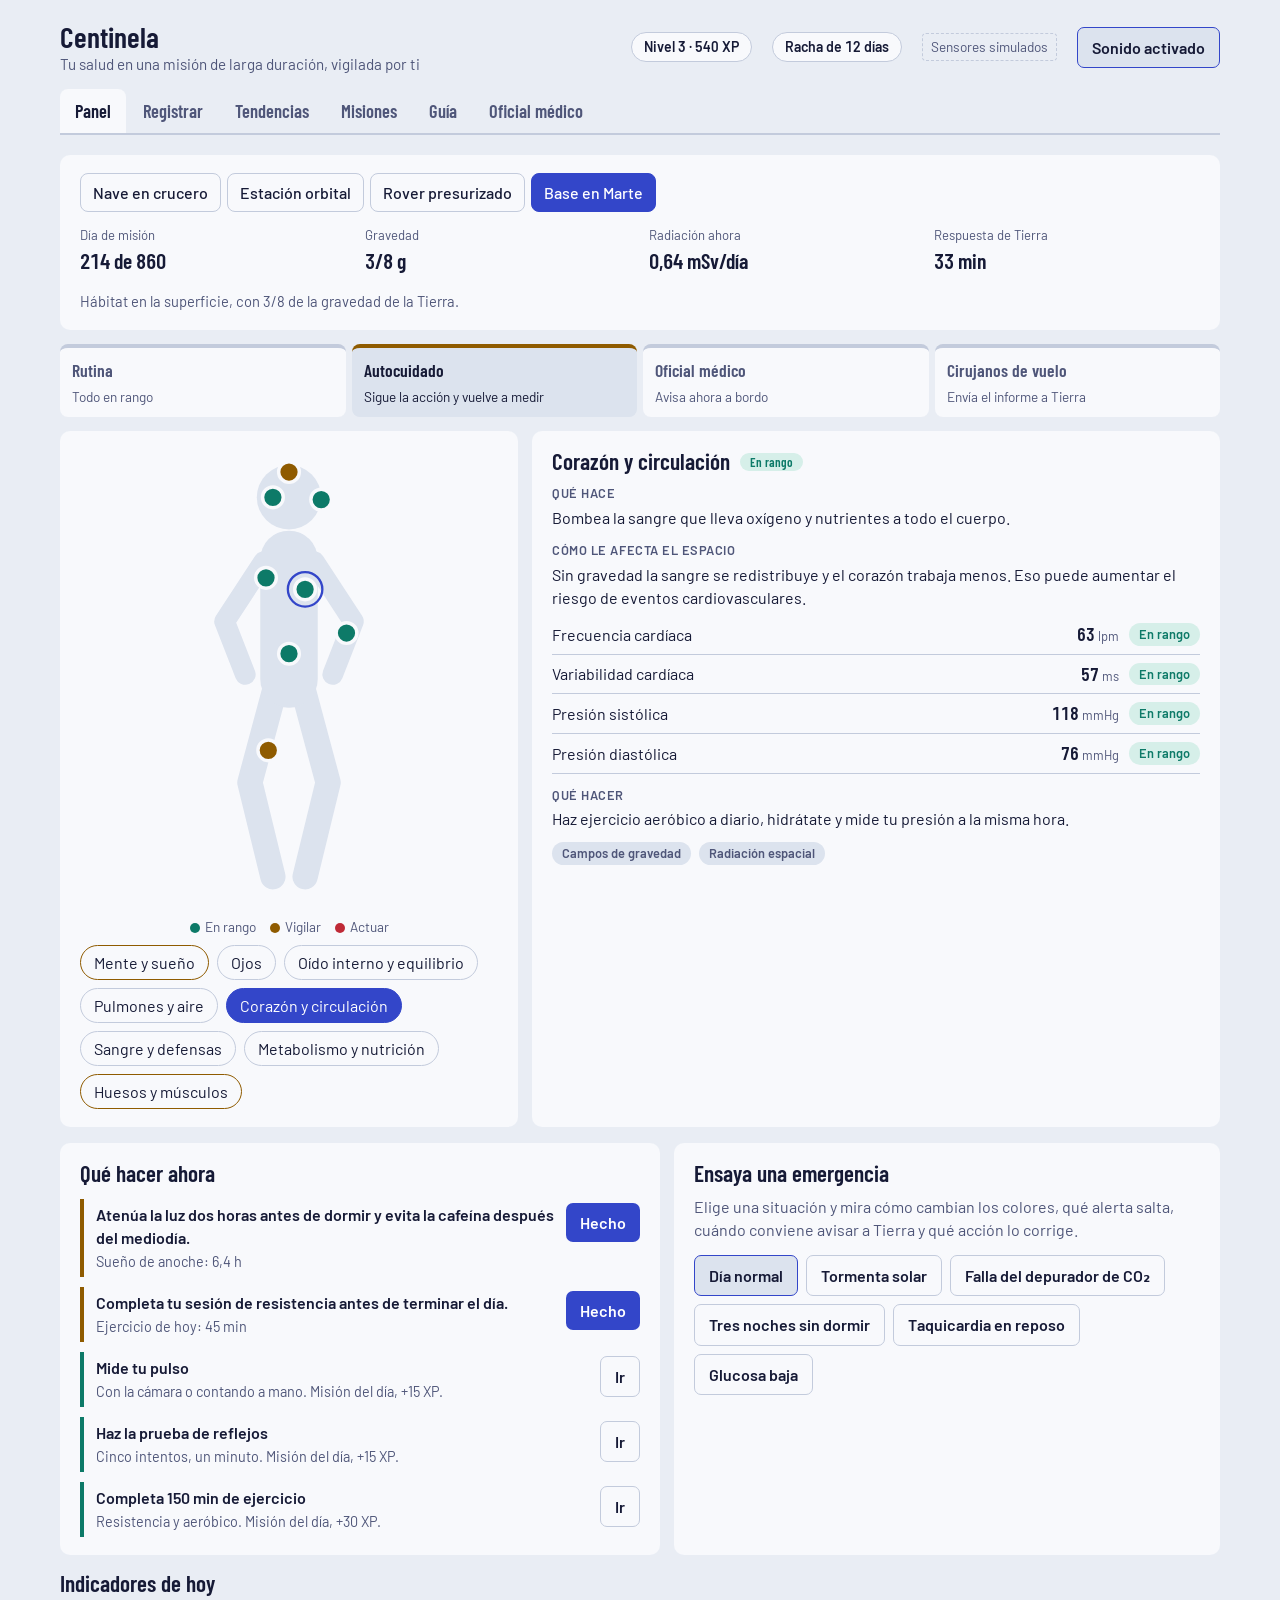
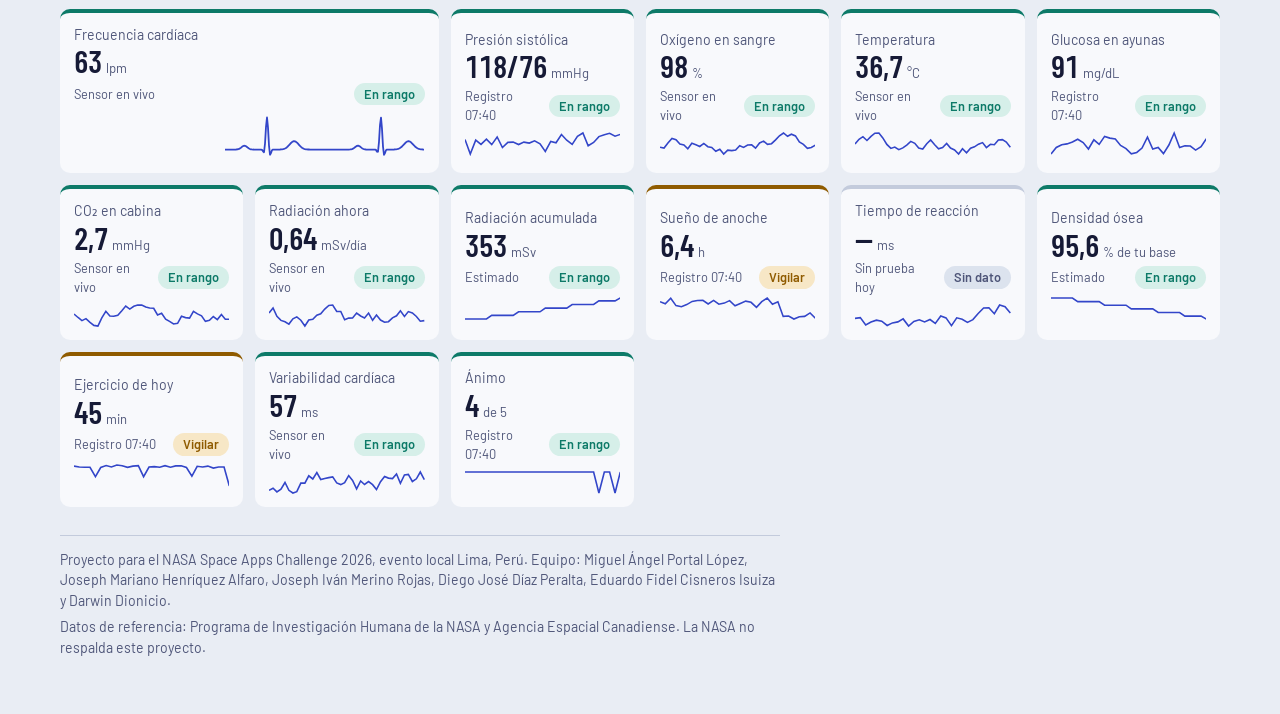
<file: index.html>
<!DOCTYPE html>
<html lang="es">
<head>
<meta charset="utf-8">
<meta name="viewport" content="width=device-width, initial-scale=1, viewport-fit=cover">
<meta name="claude:viewport-fit-sides" content="cover">
<title>Centinela</title>
<link rel="stylesheet" href="https://fonts.googleapis.com/css2?family=Barlow:wght@400;500;600&family=Barlow+Condensed:wght@500;600;700&display=swap">
<link rel="stylesheet" href="css/tokens.css">
<link rel="stylesheet" href="css/base.css">
<link rel="stylesheet" href="css/panel.css">
<link rel="stylesheet" href="css/vistas.css">
<link rel="stylesheet" href="css/responsive.css">
</head>
<body>
<div class="wrap">
  <header class="top">
    <div class="brand">
      <h1>Centinela</h1>
      <p>Tu salud en una misión de larga duración, vigilada por ti</p>
    </div>
    <span class="chip" id="lvlChip"></span>
    <span class="chip" id="streakChip"></span>
    <span class="sim">Sensores simulados</span>
    <button class="btn ghost" id="sound" type="button" aria-pressed="true">Sonido activado</button>
  </header>

  <nav aria-label="Secciones">
    <a href="#panel">Panel</a>
    <a href="#registro">Registrar</a>
    <a href="#tendencias">Tendencias</a>
    <a href="#misiones">Misiones</a>
    <a href="#guia">Guía</a>
    <a href="#medico">Oficial médico</a>
  </nav>

  <div class="alert" id="alert" role="alert">
    <p id="alertText"></p>
    <button id="alertOk" type="button">Entendido</button>
  </div>

  <section class="view" data-view="panel">
    <div class="card mission">
      <div class="env" id="env" role="radiogroup" aria-label="Entorno de la misión"></div>
      <dl class="facts">
        <div><dt>Día de misión</dt><dd id="fDia"></dd></div>
        <div><dt>Gravedad</dt><dd id="fGrav"></dd></div>
        <div><dt>Radiación ahora</dt><dd id="fRad"></dd></div>
        <div><dt>Respuesta de Tierra</dt><dd id="fRet"></dd></div>
      </dl>
      <p class="envdesc" id="envDesc"></p>
    </div>

    <div class="ladder" id="ladder" aria-label="Nivel de atención">
      <div class="step s0"><strong>Rutina</strong><small>Todo en rango</small></div>
      <div class="step s1"><strong>Autocuidado</strong><small>Sigue la acción y vuelve a medir</small></div>
      <div class="step s2"><strong>Oficial médico</strong><small>Avisa ahora a bordo</small></div>
      <div class="step s3"><strong>Cirujanos de vuelo</strong><small>Envía el informe a Tierra</small></div>
    </div>

    <div class="body-grid">
      <div class="card figure">
        <svg viewBox="0 0 200 400" role="group" aria-label="Cuerpo con ocho zonas de salud. Toca un punto para ver su estado.">
          <path class="limb" stroke-width="18" d="M78 98 L44 150 L62 196"/>
          <path class="limb" stroke-width="18" d="M122 98 L156 150 L138 196"/>
          <path class="limb" stroke-width="22" d="M88 208 L66 290 L86 372"/>
          <path class="limb" stroke-width="22" d="M112 208 L134 290 L114 372"/>
          <path class="limb" stroke-width="50" d="M100 96 L100 200"/>
          <circle cx="100" cy="42" r="28" fill="var(--panel2)"/>
          <g id="zonas"></g>
        </svg>
        <p class="legend"><span><i class="l0"></i>En rango</span><span><i class="l1"></i>Vigilar</span><span><i class="l2"></i>Actuar</span></p>
        <div class="chips" id="zonaChips"></div>
      </div>
      <div class="card zone" id="zone" aria-live="polite"></div>
    </div>

    <div class="two">
      <div class="card">
        <h2>Qué hacer ahora</h2>
        <ul class="acts" id="acts"></ul>
      </div>
      <div class="card">
        <h2>Ensaya una emergencia</h2>
        <p class="lead">Elige una situación y mira cómo cambian los colores, qué alerta salta, cuándo conviene avisar a Tierra y qué acción lo corrige.</p>
        <div class="scn" id="scn"></div>
      </div>
    </div>

    <h2 class="sec">Indicadores de hoy</h2>
    <div class="vitals" id="vitals"></div>
  </section>

  <section class="view" data-view="registro">
    <div class="two">
      <form class="card form" id="form" novalidate>
        <h2>Registro del día</h2>
        <p class="lead">Escribe lo que mediste. El color te dice al instante si está en rango; abre «Cómo se mide» si tienes dudas.</p>
        <div class="fields" id="fields"></div>
        <div class="range-row">
          <label for="animo">Ánimo <output id="oAnimo"></output></label>
          <input type="range" id="animo" min="1" max="5" step="1">
        </div>
        <div class="range-row">
          <label for="estres">Estrés <output id="oEstres"></output></label>
          <input type="range" id="estres" min="1" max="5" step="1">
        </div>
        <div>
          <p class="subhead">Síntomas de hoy</p>
          <div class="chips" id="sym"></div>
        </div>
        <div><button class="btn" type="submit">Guardar registro</button></div>
      </form>
      <div class="col">
        <div class="card cam">
          <h2>Pulso con la cámara</h2>
          <p class="lead">La yema del dedo sobre la lente y el flash cambia de color con cada latido. Centinela cuenta esos cambios durante 20 segundos.</p>
          <div class="stage">
            <video id="camVideo" playsinline muted aria-label="Vista de la cámara"></video>
            <canvas id="camWave" aria-hidden="true"></canvas>
          </div>
          <div class="bar"><i id="camProg"></i></div>
          <div class="readout"><span class="bpm" id="camBpm">—</span><span>lpm</span></div>
          <p class="msg" id="camMsg">Funciona mejor en un teléfono con flash. Si la cámara no está disponible, mide a mano.</p>
          <div class="chips">
            <button class="btn" id="camBtn" type="button">Medir con la cámara</button>
            <button class="btn ghost" id="camUsar" type="button" hidden>Pasar al registro</button>
          </div>
        </div>
        <div class="card">
          <h2>Prueba de reflejos</h2>
          <p class="lead">Cinco intentos. Toca el recuadro en cuanto se ponga verde. La fatiga y el CO₂ alto alargan tu tiempo de reacción antes de que lo notes.</p>
          <button class="pad" id="pad" type="button">Empezar prueba</button>
          <p class="res" id="pvtRes"></p>
        </div>
      </div>
    </div>
    <div class="card">
      <h2>Bitácora</h2>
      <ul class="log" id="log"></ul>
    </div>
  </section>

  <section class="view" data-view="tendencias">
    <div class="card" style="margin-bottom:16px">
      <h2>Cómo cambian tus indicadores</h2>
      <p class="lead">Últimos 30 días de misión. La franja verde es el rango esperado y cada punto toma el color de su estado.</p>
      <div class="chips" id="trendPick"></div>
      <canvas class="ch" id="chTrend" style="margin-top:14px"></canvas>
      <div class="legend2"><span><i></i>Tu valor diario</span><span><i class="band"></i>Rango verde</span></div>
      <p class="trendnote" id="trendNote"></p>
    </div>
    <div class="card" style="margin-bottom:16px">
      <h2>Cómo llegas a casa según lo que hagas desde hoy</h2>
      <p class="lead">Plan de 860 días: 180 de ida, 500 en Marte y 180 de vuelta. Mueve los controles y compara con el plan actual. Es un modelo simplificado para decidir, no un pronóstico clínico.</p>
      <div class="two" style="margin-bottom:0">
        <div class="form">
          <div class="range-row"><label for="adh">Cumplimiento del ejercicio <output id="oAdh"></output></label><input type="range" id="adh" min="0" max="100" step="5"></div>
          <div class="range-row"><label for="ref">Horas diarias en la zona blindada <output id="oRef"></output></label><input type="range" id="ref" min="8" max="16" step="1"></div>
          <div class="range-row"><label for="tor">Tormentas solares en lo que queda <output id="oTor"></output></label><input type="range" id="tor" min="0" max="4" step="1"></div>
        </div>
        <p class="verdict" id="verdict"></p>
      </div>
    </div>
    <div class="two">
      <div class="card"><h3>Densidad ósea de cadera, % de tu línea base</h3><canvas class="ch" id="chBone"></canvas></div>
      <div class="card"><h3>Radiación acumulada, mSv</h3><canvas class="ch" id="chDose"></canvas></div>
    </div>
    <div class="legend2"><span><i></i>Tu ajuste</span><span><i class="p"></i>Plan actual</span><span><i class="x"></i>Umbral</span></div>
  </section>

  <section class="view" data-view="misiones">
    <div class="two">
      <div class="card">
        <h2>Misiones de hoy</h2>
        <div class="xp">
          <div class="row"><strong id="xpNivel"></strong><span id="xpTxt"></span></div>
          <div class="bar"><i id="xpBar"></i></div>
          <span id="misCount" class="empty"></span>
        </div>
        <ul class="tasks" id="tasks"></ul>
      </div>
      <div class="card">
        <h2>Insignias</h2>
        <p class="lead">Premian la constancia en los hábitos que protegen tu salud.</p>
        <ul class="badges" id="badges"></ul>
      </div>
    </div>
  </section>

  <section class="view" data-view="guia">
    <h2 class="sec">Los cinco peligros del vuelo espacial</h2>
    <div class="hazards" id="hazards"></div>
    <div class="card" style="margin-bottom:16px">
      <h2>Indicadores y sus colores</h2>
      <p class="lead">Rangos de referencia de este prototipo, inspirados en valores clínicos generales. No sustituyen el criterio médico.</p>
      <div class="tbl">
        <table id="indTable">
          <thead><tr><th>Indicador</th><th>Zona</th><th>En rango</th><th>Vigilar</th><th>Actuar</th><th>Cómo se mide</th></tr></thead>
          <tbody></tbody>
        </table>
      </div>
    </div>
    <div class="two">
      <div class="card">
        <h2>Cuándo avisar</h2>
        <ol class="srcs" id="ladderGuide"></ol>
      </div>
      <div class="card">
        <h2>Fuentes</h2>
        <ul class="srcs" id="srcs"></ul>
      </div>
    </div>
  </section>

  <section class="view" data-view="medico">
    <div class="card">
      <h2>Oficial médico de a bordo</h2>
      <p class="lead" id="aiLead">Responde el motor de reglas local, que funciona sin conexión con tus indicadores de este momento.</p>
      <div class="chat" id="chat" aria-live="polite"></div>
      <div class="chips" id="quick" style="margin-bottom:12px"></div>
      <div class="askrow">
        <input type="text" id="q" placeholder="Escribe tu pregunta" aria-label="Pregunta para el oficial médico">
        <button class="btn" id="ask" type="button">Preguntar</button>
      </div>
      <div id="reportBox" hidden>
        <h3 style="margin-top:18px">Informe para los cirujanos de vuelo</h3>
        <textarea class="report" id="report" aria-label="Informe para Tierra"></textarea>
        <div class="chips" style="margin-top:8px"><button class="btn" id="copyRep" type="button">Copiar informe</button></div>
      </div>
      <p class="note">Prototipo de concepto. No es un dispositivo médico ni sustituye al oficial médico ni a los cirujanos de vuelo.</p>
    </div>
  </section>

  <footer class="credits">
    <p>Proyecto para el NASA Space Apps Challenge 2026, evento local Lima, Perú. Equipo: Miguel Ángel Portal López, Joseph Mariano Henríquez Alfaro, Joseph Iván Merino Rojas, Diego José Díaz Peralta, Eduardo Fidel Cisneros Isuiza y Darwin Dionicio.</p>
    <p>Datos de referencia: Programa de Investigación Humana de la NASA y Agencia Espacial Canadiense. La NASA no respalda este proyecto.</p>
  </footer>
</div>
<div class="toast" id="toast" role="status"></div>

<script src="js/utils.js"></script>
<script src="js/data.js"></script>
<script src="js/state.js"></script>
<script src="js/evaluate.js"></script>
<script src="js/services.js"></script>
<script src="js/simulation.js"></script>
<script src="js/ui-panel.js"></script>
<script src="js/registro.js"></script>
<script src="js/tendencias.js"></script>
<script src="js/misiones.js"></script>
<script src="js/guia.js"></script>
<script src="js/asistente.js"></script>
<script src="js/main.js"></script>
</body>
</html>
</file>
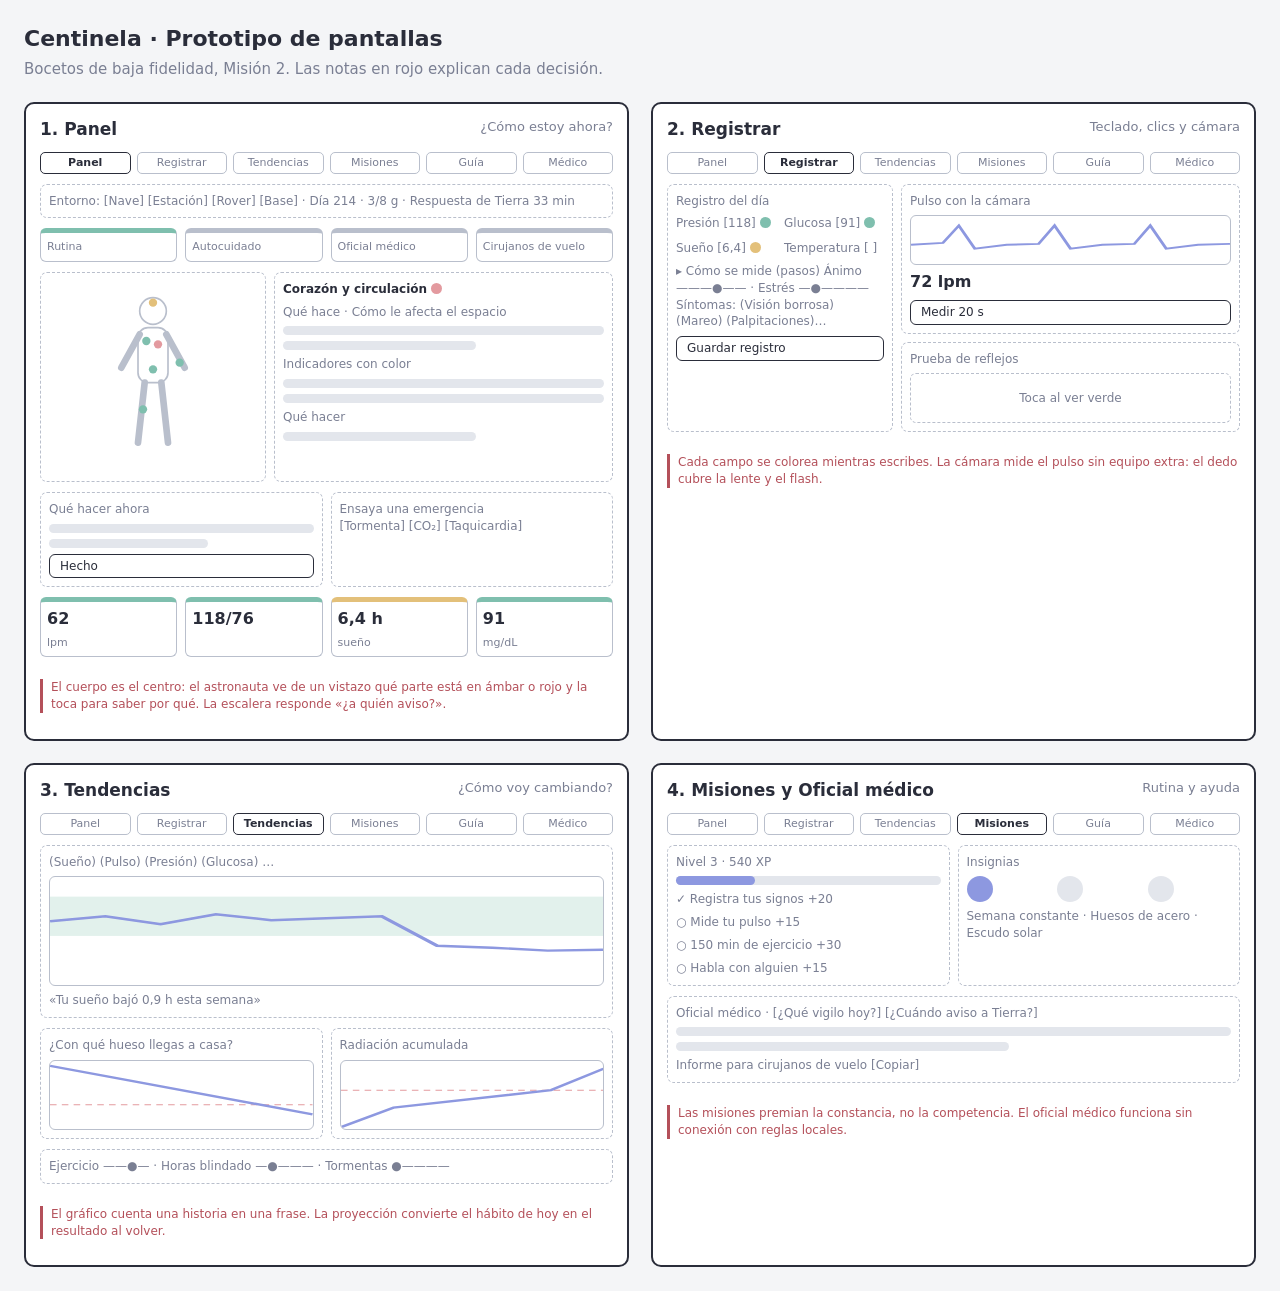
<file: docs/prototipo/index.html>
<!DOCTYPE html>
<html lang="es">
<head>
<meta charset="utf-8">
<meta name="viewport" content="width=device-width, initial-scale=1">
<title>Centinela · Prototipo de pantallas</title>
<style>
:root{--bg:#f4f5f7;--paper:#fff;--ink:#2a2d3a;--mute:#7a7f93;--box:#e3e6ec;--line:#b9bfcc;--ok:#7fbfae;--warn:#e3c07a;--bad:#e39a9f;--acc:#8d98e0}
*{box-sizing:border-box}
body{margin:0;background:var(--bg);color:var(--ink);font:15px/1.4 "Comic Sans MS","Chalkboard SE","Segoe Print",system-ui,sans-serif;padding:24px}
h1{font-size:22px;margin:0 0 4px}
.sub{color:var(--mute);margin:0 0 22px}
.grid{display:grid;grid-template-columns:repeat(auto-fill,minmax(460px,1fr));gap:22px}
.frame{background:var(--paper);border:2px solid var(--ink);border-radius:10px;padding:14px;display:grid;gap:10px;align-content:start}
.frame h2{font-size:17px;margin:0;display:flex;justify-content:space-between}
.frame h2 span{color:var(--mute);font-weight:400;font-size:13px}
.nav{display:flex;gap:6px}.nav i{flex:1;height:22px;border:1.5px solid var(--line);border-radius:5px;font-style:normal;font-size:11px;display:grid;place-items:center;color:var(--mute)}
.nav i.on{border-color:var(--ink);color:var(--ink);font-weight:700}
.b{border:1.5px dashed var(--line);border-radius:7px;padding:8px;font-size:12px;color:var(--mute);display:grid;gap:6px;align-content:start}
.row{display:grid;gap:8px}.c2{grid-template-columns:1fr 1fr}.c3{grid-template-columns:repeat(3,1fr)}.c4{grid-template-columns:repeat(4,1fr)}.c5{grid-template-columns:1fr 1.5fr}
.bar{height:9px;border-radius:5px;background:var(--box)}.bar.s{width:60%}.bar.xs{width:35%}
.dot{display:inline-block;width:11px;height:11px;border-radius:50%;margin-right:4px;vertical-align:-1px}
.ok{background:var(--ok)}.warn{background:var(--warn)}.bad{background:var(--bad)}.acc{background:var(--acc)}
.tile{border:1.5px solid var(--line);border-top-width:5px;border-radius:6px;padding:6px;font-size:11px;color:var(--mute);display:grid;gap:4px}
.tile.ok{background:none;border-top-color:var(--ok)}.tile.warn{background:none;border-top-color:var(--warn)}.tile.bad{background:none;border-top-color:var(--bad)}
.n{font-size:16px;color:var(--ink);font-weight:700}
.body{display:grid;place-items:center;height:210px}
.note{font-size:12px;color:#b4505a;border-left:3px solid #b4505a;padding-left:8px}
.btn{display:inline-block;border:1.5px solid var(--ink);border-radius:6px;padding:3px 10px;font-size:12px;color:var(--ink)}
.chart{height:110px;border:1.5px solid var(--line);border-radius:6px;position:relative;overflow:hidden}
.chart svg{position:absolute;inset:0;width:100%;height:100%}
</style>
</head>
<body>
<h1>Centinela · Prototipo de pantallas</h1>
<p class="sub">Bocetos de baja fidelidad, Misión 2. Las notas en rojo explican cada decisión.</p>
<div class="grid">

<section class="frame" id="f1">
  <h2>1. Panel <span>¿Cómo estoy ahora?</span></h2>
  <div class="nav"><i class="on">Panel</i><i>Registrar</i><i>Tendencias</i><i>Misiones</i><i>Guía</i><i>Médico</i></div>
  <div class="b">Entorno: [Nave] [Estación] [Rover] [Base]  ·  Día 214  ·  3/8 g  ·  Respuesta de Tierra 33 min</div>
  <div class="row c4"><div class="tile ok">Rutina</div><div class="tile">Autocuidado</div><div class="tile">Oficial médico</div><div class="tile">Cirujanos de vuelo</div></div>
  <div class="row c5">
    <div class="b body"><svg viewBox="0 0 120 200" width="100" height="190"><circle cx="60" cy="22" r="16" fill="none" stroke="#b9bfcc" stroke-width="2"/><rect x="42" y="42" width="36" height="66" rx="12" fill="none" stroke="#b9bfcc" stroke-width="2"/><path d="M44 50 L22 90 M76 50 L98 90 M50 108 L42 180 M70 108 L78 180" stroke="#b9bfcc" stroke-width="8" stroke-linecap="round"/><circle cx="60" cy="12" r="5" fill="#e3c07a"/><circle cx="66" cy="62" r="5" fill="#e39a9f"/><circle cx="52" cy="58" r="5" fill="#7fbfae"/><circle cx="60" cy="92" r="5" fill="#7fbfae"/><circle cx="48" cy="140" r="5" fill="#7fbfae"/><circle cx="92" cy="84" r="5" fill="#7fbfae"/></svg></div>
    <div class="b"><b style="color:var(--ink)">Corazón y circulación <span class="dot bad"></span></b>Qué hace · Cómo le afecta el espacio<div class="bar"></div><div class="bar s"></div>Indicadores con color<div class="bar"></div><div class="bar"></div>Qué hacer<div class="bar s"></div></div>
  </div>
  <div class="row c2"><div class="b">Qué hacer ahora<div class="bar"></div><div class="bar s"></div><span class="btn">Hecho</span></div><div class="b">Ensaya una emergencia<br>[Tormenta] [CO₂] [Taquicardia]</div></div>
  <div class="row c4"><div class="tile ok"><span class="n">62</span>lpm</div><div class="tile ok"><span class="n">118/76</span></div><div class="tile warn"><span class="n">6,4 h</span>sueño</div><div class="tile ok"><span class="n">91</span>mg/dL</div></div>
  <p class="note">El cuerpo es el centro: el astronauta ve de un vistazo qué parte está en ámbar o rojo y la toca para saber por qué. La escalera responde «¿a quién aviso?».</p>
</section>

<section class="frame" id="f2">
  <h2>2. Registrar <span>Teclado, clics y cámara</span></h2>
  <div class="nav"><i>Panel</i><i class="on">Registrar</i><i>Tendencias</i><i>Misiones</i><i>Guía</i><i>Médico</i></div>
  <div class="row c5">
    <div class="b">Registro del día
      <div class="row c2"><div>Presión [118] <span class="dot ok"></span></div><div>Glucosa [91] <span class="dot ok"></span></div><div>Sueño [6,4] <span class="dot warn"></span></div><div>Temperatura [  ]</div></div>
      ▸ Cómo se mide (pasos)
      Ánimo ———●—— · Estrés —●————
      Síntomas: (Visión borrosa) (Mareo) (Palpitaciones)…
      <span class="btn">Guardar registro</span>
    </div>
    <div class="row">
      <div class="b">Pulso con la cámara<div class="chart" style="height:50px"><svg viewBox="0 0 200 50" preserveAspectRatio="none"><polyline fill="none" stroke="#8d98e0" stroke-width="2" points="0,30 20,28 30,10 40,34 60,30 80,29 90,10 100,34 120,30 140,29 150,10 160,34 180,30 200,29"/></svg></div><span class="n">72 lpm</span><span class="btn">Medir 20 s</span></div>
      <div class="b">Prueba de reflejos<div style="height:50px;border:1.5px dashed var(--line);border-radius:6px;display:grid;place-items:center">Toca al ver verde</div></div>
    </div>
  </div>
  <p class="note">Cada campo se colorea mientras escribes. La cámara mide el pulso sin equipo extra: el dedo cubre la lente y el flash.</p>
</section>

<section class="frame" id="f3">
  <h2>3. Tendencias <span>¿Cómo voy cambiando?</span></h2>
  <div class="nav"><i>Panel</i><i>Registrar</i><i class="on">Tendencias</i><i>Misiones</i><i>Guía</i><i>Médico</i></div>
  <div class="b">(Sueño) (Pulso) (Presión) (Glucosa) …
    <div class="chart"><svg viewBox="0 0 300 110" preserveAspectRatio="none"><rect x="0" y="20" width="300" height="40" fill="#e2f1ec"/><polyline fill="none" stroke="#8d98e0" stroke-width="2.5" points="0,45 30,40 60,48 90,38 120,44 150,42 180,40 210,70 240,72 270,75 300,74"/></svg></div>
    «Tu sueño bajó 0,9 h esta semana»
  </div>
  <div class="row c2"><div class="b">¿Con qué hueso llegas a casa?<div class="chart" style="height:70px"><svg viewBox="0 0 200 70" preserveAspectRatio="none"><line x1="0" y1="45" x2="200" y2="45" stroke="#e39a9f" stroke-dasharray="5 4"/><polyline fill="none" stroke="#8d98e0" stroke-width="2.5" points="0,5 60,20 200,55"/></svg></div></div><div class="b">Radiación acumulada<div class="chart" style="height:70px"><svg viewBox="0 0 200 70" preserveAspectRatio="none"><line x1="0" y1="30" x2="200" y2="30" stroke="#e39a9f" stroke-dasharray="5 4"/><polyline fill="none" stroke="#8d98e0" stroke-width="2.5" points="0,68 40,48 160,30 200,8"/></svg></div></div></div>
  <div class="b">Ejercicio ——●— · Horas blindado —●——— · Tormentas ●————</div>
  <p class="note">El gráfico cuenta una historia en una frase. La proyección convierte el hábito de hoy en el resultado al volver.</p>
</section>

<section class="frame" id="f4">
  <h2>4. Misiones y Oficial médico <span>Rutina y ayuda</span></h2>
  <div class="nav"><i>Panel</i><i>Registrar</i><i>Tendencias</i><i class="on">Misiones</i><i>Guía</i><i>Médico</i></div>
  <div class="row c2">
    <div class="b">Nivel 3 · 540 XP <div class="bar"><div class="bar acc" style="width:30%"></div></div>
      <div>✓ Registra tus signos +20</div><div>○ Mide tu pulso +15</div><div>○ 150 min de ejercicio +30</div><div>○ Habla con alguien +15</div></div>
    <div class="b">Insignias<div class="row c3"><span class="dot acc" style="width:26px;height:26px"></span><span class="dot" style="width:26px;height:26px;background:var(--box)"></span><span class="dot" style="width:26px;height:26px;background:var(--box)"></span></div>Semana constante · Huesos de acero · Escudo solar</div>
  </div>
  <div class="b">Oficial médico · [¿Qué vigilo hoy?] [¿Cuándo aviso a Tierra?]
    <div class="bar"></div><div class="bar s"></div>
    Informe para cirujanos de vuelo [Copiar]
  </div>
  <p class="note">Las misiones premian la constancia, no la competencia. El oficial médico funciona sin conexión con reglas locales.</p>
</section>

</div>
</body>
</html>
</file>
<file: css/tokens.css>
:root {
  --bg: #e9edf4;
  --panel: #f8f9fc;
  --panel2: #dce3ee;
  --ink: #161a36;
  --mute: #4f5679;
  --line: #c3cbdc;
  --ok: #0d7a68;
  --warn: #8f5b00;
  --bad: #bf2a36;
  --ok-bg: #d6efe9;
  --warn-bg: #f7e7c6;
  --bad-bg: #f8d9dc;
  --accent: #3346c9;
  --on-accent: #ffffff;
  --body: "Barlow", "Segoe UI", system-ui, sans-serif;
  --disp: "Barlow Condensed", "Arial Narrow", "Segoe UI", sans-serif;
  color-scheme: light;
}
@media (prefers-color-scheme: dark) {
  :root:not([data-theme="light"]) {
    --bg: #13162a;
    --panel: #1c2040;
    --panel2: #282e58;
    --ink: #ece9e1;
    --mute: #a8accd;
    --line: #373d6b;
    --ok: #56cbb3;
    --warn: #f0b03a;
    --bad: #ff7579;
    --ok-bg: #173a3b;
    --warn-bg: #3d3220;
    --bad-bg: #44212c;
    --accent: #9aabff;
    --on-accent: #12142a;
    color-scheme: dark;
  }
}
:root[data-theme="dark"] {
  --bg: #13162a;
  --panel: #1c2040;
  --panel2: #282e58;
  --ink: #ece9e1;
  --mute: #a8accd;
  --line: #373d6b;
  --ok: #56cbb3;
  --warn: #f0b03a;
  --bad: #ff7579;
  --ok-bg: #173a3b;
  --warn-bg: #3d3220;
  --bad-bg: #44212c;
  --accent: #9aabff;
  --on-accent: #12142a;
  color-scheme: dark;
}
</file>
<file: css/base.css>
*,
*::before,
*::after {
  box-sizing: border-box;
}
:root {
  padding-top: env(safe-area-inset-top, 0px);
  padding-bottom: env(safe-area-inset-bottom, 0px);
}
body {
  margin: 0;
  background: var(--bg);
  color: var(--ink);
  font-family: var(--body);
  font-size: 16px;
  line-height: 1.45;
}
button,
input,
select,
textarea {
  font: inherit;
  color: inherit;
}
button {
  cursor: pointer;
}
:focus-visible {
  outline: 3px solid var(--accent);
  outline-offset: 2px;
}
h1,
h2,
h3 {
  font-family: var(--disp);
  font-weight: 600;
  line-height: 1.1;
  margin: 0;
  text-wrap: balance;
}
h1 {
  font-size: 1.85rem;
}
h2 {
  font-size: 1.45rem;
}
h3 {
  font-size: 1.15rem;
}
p {
  margin: 0;
}
a {
  color: var(--accent);
}
[hidden] {
  display: none !important;
}
.wrap {
  max-width: 1200px;
  margin: 0 auto;
  padding-block: 0 56px;
  padding-left: max(20px, env(safe-area-inset-left, 0px));
  padding-right: max(20px, env(safe-area-inset-right, 0px));
}
.top {
  display: flex;
  flex-wrap: wrap;
  align-items: center;
  gap: 10px 20px;
  padding: 20px 0 14px;
}
.brand {
  flex: 1 1 240px;
}
.brand p {
  color: var(--mute);
  font-size: 0.95rem;
}
.chip {
  display: inline-flex;
  align-items: center;
  gap: 6px;
  font-size: 0.88rem;
  font-weight: 600;
  border-radius: 20px;
  padding: 4px 12px;
  background: var(--panel);
  border: 1px solid var(--line);
  font-variant-numeric: tabular-nums;
}
.sim {
  font-size: 0.85rem;
  color: var(--mute);
  border: 1px dashed var(--line);
  border-radius: 4px;
  padding: 3px 8px;
}
nav {
  display: flex;
  gap: 2px;
  overflow-x: auto;
  border-bottom: 2px solid var(--line);
  margin-bottom: 20px;
  scrollbar-width: thin;
}
nav a {
  font-family: var(--disp);
  font-size: 1.15rem;
  font-weight: 600;
  color: var(--mute);
  text-decoration: none;
  padding: 9px 15px;
  border-radius: 8px 8px 0 0;
  margin-bottom: -2px;
  border-bottom: 2px solid transparent;
  white-space: nowrap;
}
nav a[aria-current="page"] {
  color: var(--ink);
  border-bottom-color: var(--accent);
  background: var(--panel);
}
.card {
  background: var(--panel);
  border-radius: 10px;
  padding: 18px 20px;
  min-width: 0;
}
.card > h2 {
  margin-bottom: 12px;
}
.lead {
  color: var(--mute);
  margin: -4px 0 14px;
  max-width: 64ch;
}
.btn {
  background: var(--accent);
  color: var(--on-accent);
  border: 0;
  border-radius: 7px;
  padding: 8px 14px;
  font-weight: 600;
  white-space: nowrap;
}
.btn.ghost {
  background: transparent;
  color: var(--ink);
  border: 1.5px solid var(--line);
}
.btn.ghost[aria-pressed="true"] {
  border-color: var(--accent);
  background: var(--panel2);
}
.btn:disabled {
  opacity: 0.5;
  cursor: default;
}
.lv0 {
  color: var(--ok);
}
.lv1 {
  color: var(--warn);
}
.lv2 {
  color: var(--bad);
}
.pill {
  display: inline-block;
  font-size: 0.8rem;
  font-weight: 600;
  border-radius: 20px;
  padding: 2px 10px;
  white-space: nowrap;
}
.pill.lv0 {
  background: var(--ok-bg);
}
.pill.lv1 {
  background: var(--warn-bg);
}
.pill.lv2 {
  background: var(--bad-bg);
}
.pill.na {
  background: var(--panel2);
  color: var(--mute);
}
.view {
  display: none;
}
.view.on {
  display: block;
}
.two {
  display: grid;
  grid-template-columns: 1.1fr 1fr;
  gap: 14px;
  margin-bottom: 16px;
}
.col {
  display: grid;
  gap: 14px;
  align-content: start;
  min-width: 0;
}
.sec {
  margin: 8px 0 12px;
}
.chips {
  display: flex;
  flex-wrap: wrap;
  gap: 8px;
}
.chipbtn {
  background: transparent;
  border: 1.5px solid var(--line);
  border-radius: 20px;
  padding: 5px 13px;
}
.chipbtn[aria-pressed="true"] {
  background: var(--accent);
  color: var(--on-accent);
  border-color: var(--accent);
}
.alert {
  display: none;
  gap: 14px;
  align-items: center;
  background: var(--bad);
  color: var(--on-accent);
  border-radius: 10px;
  padding: 14px 18px;
  margin-bottom: 16px;
}
.alert.on {
  display: flex;
  flex-wrap: wrap;
}
.alert p {
  flex: 1 1 260px;
  font-weight: 500;
}
.alert button {
  background: transparent;
  border: 1.5px solid currentColor;
  border-radius: 6px;
  padding: 5px 12px;
  color: inherit;
}
.toast {
  position: fixed;
  left: 50%;
  bottom: calc(20px + env(safe-area-inset-bottom, 0px));
  transform: translateX(-50%);
  background: var(--ink);
  color: var(--bg);
  padding: 9px 16px;
  border-radius: 8px;
  opacity: 0;
  pointer-events: none;
  transition: opacity 0.2s;
  z-index: 20;
}
.toast.on {
  opacity: 1;
}
.credits {
  margin-top: 28px;
  padding-top: 14px;
  border-top: 1px solid var(--line);
  color: var(--mute);
  font-size: 0.88rem;
  max-width: 90ch;
  display: grid;
  gap: 6px;
}
</file>
<file: css/panel.css>
.mission {
  display: grid;
  grid-template-columns: 1fr;
  gap: 14px 28px;
  align-items: center;
  margin-bottom: 14px;
}
.env {
  display: flex;
  flex-wrap: wrap;
  gap: 6px;
}
.env button {
  background: transparent;
  border: 1.5px solid var(--line);
  border-radius: 8px;
  padding: 7px 12px;
  font-weight: 500;
}
.env button[aria-checked="true"] {
  background: var(--accent);
  border-color: var(--accent);
  color: var(--on-accent);
}
.facts {
  display: grid;
  grid-template-columns: repeat(4, minmax(0, 1fr));
  gap: 10px 18px;
  margin: 0;
}
.facts div {
  min-width: 0;
}
.facts dt {
  font-size: 0.82rem;
  color: var(--mute);
}
.facts dd {
  margin: 0;
  font-family: var(--disp);
  font-size: 1.35rem;
  font-weight: 600;
  font-variant-numeric: tabular-nums;
}
.envdesc {
  grid-column: 1 / -1;
  color: var(--mute);
  font-size: 0.92rem;
}
.ladder {
  display: grid;
  grid-template-columns: repeat(4, minmax(0, 1fr));
  gap: 6px;
  margin-bottom: 14px;
}
.step {
  background: var(--panel);
  border-radius: 8px;
  padding: 10px 12px;
  border-top: 4px solid var(--line);
  color: var(--mute);
  min-width: 0;
}
.step strong {
  display: block;
  font-family: var(--disp);
  font-size: 1.1rem;
  font-weight: 600;
}
.step small {
  font-size: 0.85rem;
}
.step.on {
  color: var(--ink);
  background: var(--panel2);
}
.step.on.s0 {
  border-top-color: var(--ok);
}
.step.on.s1 {
  border-top-color: var(--warn);
}
.step.on.s2,
.step.on.s3 {
  border-top-color: var(--bad);
}
.body-grid {
  display: grid;
  grid-template-columns: minmax(240px, 0.8fr) 1.2fr;
  gap: 14px;
  margin-bottom: 16px;
}
.figure {
  display: flex;
  flex-direction: column;
  align-items: center;
  gap: 8px;
}
.figure svg {
  width: 100%;
  max-width: 300px;
  max-height: 460px;
}
.limb {
  fill: none;
  stroke: var(--panel2);
  stroke-linecap: round;
  stroke-linejoin: round;
}
.zn {
  cursor: pointer;
}
.zn .hit {
  fill: transparent;
}
.zn .d {
  stroke: var(--panel);
  stroke-width: 3;
}
.zn.lv0 .d {
  fill: var(--ok);
}
.zn.lv1 .d {
  fill: var(--warn);
}
.zn.lv2 .d {
  fill: var(--bad);
}
.zn .r {
  fill: none;
  stroke-width: 2;
  opacity: 0;
}
.zn.sel .r {
  opacity: 1;
  stroke: var(--accent);
}
.zn.lv2 .p {
  fill: none;
  stroke: var(--bad);
  stroke-width: 2;
  transform-origin: center;
  transform-box: fill-box;
  animation: pulse 1.3s ease-out infinite;
}
.zn text {
  font-family: var(--body);
  font-size: 10px;
  fill: var(--mute);
  pointer-events: none;
}
.zn.sel text {
  fill: var(--ink);
  font-weight: 600;
}
@keyframes pulse {
  from {
    transform: scale(0.8);
    opacity: 1;
  }
  to {
    transform: scale(2);
    opacity: 0;
  }
}
.legend {
  display: flex;
  gap: 14px;
  flex-wrap: wrap;
  justify-content: center;
  font-size: 0.85rem;
  color: var(--mute);
}
.legend i {
  display: inline-block;
  width: 10px;
  height: 10px;
  border-radius: 50%;
  margin-right: 5px;
  vertical-align: -1px;
}
.legend i.l0 {
  background: var(--ok);
}
.legend i.l1 {
  background: var(--warn);
}
.legend i.l2 {
  background: var(--bad);
}
.zone h2 {
  display: flex;
  gap: 10px;
  align-items: center;
  flex-wrap: wrap;
  margin-bottom: 10px;
}
.zone .blk {
  display: grid;
  gap: 3px;
  margin-bottom: 12px;
}
.zone .blk b {
  font-size: 0.8rem;
  letter-spacing: 0.04em;
  text-transform: uppercase;
  color: var(--mute);
  font-weight: 600;
}
.ilist {
  list-style: none;
  margin: 0 0 12px;
  padding: 0;
  display: grid;
  gap: 6px;
}
.ilist li {
  display: grid;
  grid-template-columns: 1fr auto auto;
  gap: 10px;
  align-items: center;
  border-bottom: 1px solid var(--line);
  padding-bottom: 6px;
}
.ilist .val {
  font-family: var(--disp);
  font-weight: 600;
  font-size: 1.15rem;
  font-variant-numeric: tabular-nums;
}
.ilist .val small {
  font-family: var(--body);
  font-size: 0.8rem;
  color: var(--mute);
  font-weight: 400;
  margin-left: 3px;
}
.acts {
  list-style: none;
  margin: 0;
  padding: 0;
  display: grid;
  gap: 10px;
}
.acts li {
  display: flex;
  gap: 12px;
  align-items: flex-start;
  border-left: 4px solid var(--line);
  padding: 4px 0 4px 12px;
}
.acts li.u2 {
  border-left-color: var(--bad);
}
.acts li.u1 {
  border-left-color: var(--warn);
}
.acts li.u0 {
  border-left-color: var(--ok);
}
.acts li div {
  flex: 1;
  min-width: 0;
}
.acts li strong {
  display: block;
  font-weight: 600;
}
.acts li small {
  color: var(--mute);
  font-size: 0.9rem;
}
.scn {
  display: flex;
  flex-wrap: wrap;
  gap: 8px;
}
.vitals {
  display: grid;
  grid-template-columns: repeat(auto-fill, minmax(170px, 1fr));
  gap: 12px;
  margin-bottom: 16px;
}
.vit {
  background: var(--panel);
  border-radius: 10px;
  padding: 12px 14px;
  border-top: 4px solid var(--line);
  text-align: left;
  border-left: 0;
  border-right: 0;
  border-bottom: 0;
  min-width: 0;
}
.vit.lv0 {
  border-top-color: var(--ok);
  color: inherit;
}
.vit.lv1 {
  border-top-color: var(--warn);
  color: inherit;
}
.vit.lv2 {
  border-top-color: var(--bad);
  color: inherit;
}
.vit .n {
  font-size: 0.88rem;
  color: var(--mute);
}
.vit .v {
  font-family: var(--disp);
  font-size: 1.9rem;
  font-weight: 600;
  line-height: 1.1;
  font-variant-numeric: tabular-nums;
}
.vit .v small {
  font-family: var(--body);
  font-size: 0.82rem;
  font-weight: 400;
  color: var(--mute);
  margin-left: 4px;
}
.vit .meta {
  display: flex;
  justify-content: space-between;
  gap: 6px;
  align-items: center;
  font-size: 0.8rem;
  color: var(--mute);
  margin-top: 4px;
}
.vit svg {
  display: block;
  width: 100%;
  height: 26px;
  margin-top: 6px;
}
.vit polyline {
  fill: none;
  stroke: var(--accent);
  stroke-width: 1.6;
  vector-effect: non-scaling-stroke;
}
.vit.wide {
  grid-column: span 2;
}
#ecg {
  display: block;
  width: 100%;
  height: 52px;
  margin-top: 4px;
}
</file>
<file: css/vistas.css>
.form {
  display: grid;
  gap: 16px;
}
.fields {
  display: grid;
  grid-template-columns: repeat(2, minmax(0, 1fr));
  gap: 14px 16px;
}
.field {
  display: grid;
  gap: 4px;
  min-width: 0;
}
.field label {
  font-weight: 500;
  display: flex;
  justify-content: space-between;
  gap: 8px;
  align-items: center;
}
.field .in {
  display: flex;
  align-items: center;
  gap: 8px;
}
.field input[type="number"] {
  width: 100%;
  min-width: 0;
  background: var(--bg);
  border: 1.5px solid var(--line);
  border-radius: 7px;
  padding: 9px 10px;
  font-variant-numeric: tabular-nums;
}
.field .u {
  color: var(--mute);
  font-size: 0.85rem;
  white-space: nowrap;
}
.field details {
  font-size: 0.88rem;
  color: var(--mute);
}
.field summary {
  cursor: pointer;
  color: var(--accent);
  font-weight: 500;
}
.field ol {
  margin: 6px 0 0;
  padding-left: 18px;
  display: grid;
  gap: 3px;
}
.field .why {
  margin-top: 6px;
}
.range-row {
  display: grid;
  gap: 4px;
}
.range-row label {
  font-weight: 500;
  display: flex;
  justify-content: space-between;
}
.range-row output {
  font-family: var(--disp);
  font-weight: 600;
  font-size: 1.15rem;
}
input[type="range"] {
  width: 100%;
  accent-color: var(--accent);
}
input[type="text"] {
  width: 100%;
  background: var(--bg);
  border: 1.5px solid var(--line);
  border-radius: 7px;
  padding: 10px 12px;
}
.subhead {
  font-weight: 600;
  margin-bottom: 6px;
}
.cam {
  display: grid;
  gap: 10px;
}
.cam .stage {
  display: grid;
  grid-template-columns: 96px 1fr;
  gap: 12px;
  align-items: center;
}
.cam video {
  width: 96px;
  height: 72px;
  border-radius: 8px;
  background: var(--panel2);
  object-fit: cover;
}
.cam canvas {
  width: 100%;
  height: 72px;
  background: var(--bg);
  border-radius: 8px;
}
.cam .readout {
  display: flex;
  align-items: baseline;
  gap: 10px;
  flex-wrap: wrap;
}
.cam .bpm {
  font-family: var(--disp);
  font-size: 2.4rem;
  font-weight: 700;
  font-variant-numeric: tabular-nums;
  line-height: 1;
}
.cam .msg {
  color: var(--mute);
  font-size: 0.92rem;
}
.cam .bar {
  height: 6px;
  background: var(--panel2);
  border-radius: 3px;
  overflow: hidden;
}
.cam .bar i {
  display: block;
  height: 100%;
  width: 0;
  background: var(--accent);
}
.pad {
  display: flex;
  align-items: center;
  justify-content: center;
  text-align: center;
  width: 100%;
  min-height: 150px;
  border-radius: 10px;
  border: 2px dashed var(--line);
  background: var(--bg);
  font-family: var(--disp);
  font-size: 1.45rem;
  font-weight: 600;
  padding: 16px;
  user-select: none;
  touch-action: manipulation;
}
.pad.wait {
  border-style: solid;
  color: var(--mute);
}
.pad.go {
  background: var(--ok);
  border-color: var(--ok);
  color: var(--on-accent);
}
.res {
  margin-top: 10px;
  color: var(--mute);
}
.log {
  list-style: none;
  margin: 0;
  padding: 0;
  display: grid;
  gap: 8px;
  max-height: 320px;
  overflow: auto;
}
.log li {
  display: grid;
  grid-template-columns: 82px 1fr;
  gap: 10px;
  font-size: 0.95rem;
  border-bottom: 1px solid var(--line);
  padding-bottom: 8px;
}
.log li span {
  color: var(--mute);
  font-variant-numeric: tabular-nums;
}
.empty {
  color: var(--mute);
}
canvas.ch {
  display: block;
  width: 100%;
  height: 240px;
}
.legend2 {
  display: flex;
  gap: 16px;
  flex-wrap: wrap;
  font-size: 0.88rem;
  color: var(--mute);
  margin-top: 8px;
}
.legend2 i {
  display: inline-block;
  width: 18px;
  height: 0;
  border-top: 3px solid var(--accent);
  vertical-align: middle;
  margin-right: 6px;
}
.legend2 i.p {
  border-top: 3px dashed var(--mute);
}
.legend2 i.x {
  border-top: 2px dashed var(--bad);
}
.legend2 i.band {
  height: 10px;
  border: 0;
  background: var(--ok-bg);
}
.trendnote {
  margin-top: 10px;
  max-width: 70ch;
}
.verdict {
  font-size: 1.05rem;
  max-width: 66ch;
}
.xp {
  display: grid;
  gap: 6px;
  margin-bottom: 16px;
}
.xp .row {
  display: flex;
  justify-content: space-between;
  gap: 10px;
  flex-wrap: wrap;
  font-variant-numeric: tabular-nums;
}
.xp .row strong {
  font-family: var(--disp);
  font-size: 1.5rem;
  font-weight: 600;
}
.xp .bar {
  height: 10px;
  background: var(--panel2);
  border-radius: 5px;
  overflow: hidden;
}
.xp .bar i {
  display: block;
  height: 100%;
  background: var(--accent);
  transition: width 0.4s;
}
.tasks {
  list-style: none;
  margin: 0;
  padding: 0;
  display: grid;
  gap: 8px;
}
.tasks li {
  display: grid;
  grid-template-columns: auto 1fr auto;
  gap: 12px;
  align-items: center;
  border: 1.5px solid var(--line);
  border-radius: 8px;
  padding: 10px 12px;
}
.tasks li.done {
  background: var(--ok-bg);
  border-color: transparent;
}
.tasks .tick {
  width: 26px;
  height: 26px;
  border-radius: 50%;
  border: 2px solid var(--line);
  background: transparent;
  display: grid;
  place-items: center;
  font-weight: 700;
  padding: 0;
}
.tasks li.done .tick {
  background: var(--ok);
  border-color: var(--ok);
  color: var(--on-accent);
}
.tasks .tick:disabled {
  cursor: default;
}
.tasks small {
  display: block;
  color: var(--mute);
  font-size: 0.85rem;
}
.tasks .xpv {
  font-weight: 600;
  font-variant-numeric: tabular-nums;
  color: var(--accent);
}
.badges {
  list-style: none;
  margin: 0;
  padding: 0;
  display: grid;
  grid-template-columns: repeat(auto-fill, minmax(150px, 1fr));
  gap: 10px;
}
.badges li {
  border: 1.5px solid var(--line);
  border-radius: 10px;
  padding: 12px;
  display: grid;
  gap: 6px;
  align-content: start;
}
.badges li.got {
  border-color: var(--accent);
  background: var(--panel2);
}
.badges .emb {
  width: 42px;
  height: 42px;
}
.badges .emb polygon {
  fill: var(--line);
}
.badges li.got .emb polygon {
  fill: var(--accent);
}
.badges .emb text {
  fill: var(--panel);
  font-family: var(--disp);
  font-weight: 700;
  font-size: 15px;
}
.badges strong {
  font-family: var(--disp);
  font-size: 1.1rem;
  font-weight: 600;
}
.badges small {
  color: var(--mute);
  font-size: 0.85rem;
}
.prog {
  height: 5px;
  background: var(--panel2);
  border-radius: 3px;
  overflow: hidden;
}
.prog i {
  display: block;
  height: 100%;
  background: var(--accent);
}
.hazards {
  display: grid;
  grid-template-columns: repeat(auto-fill, minmax(200px, 1fr));
  gap: 12px;
  margin-bottom: 16px;
}
.hz {
  background: var(--panel);
  border-radius: 10px;
  padding: 16px;
  display: grid;
  gap: 8px;
  align-content: start;
}
.hz p {
  color: var(--mute);
  font-size: 0.95rem;
}
.hz .chips button {
  font-size: 0.85rem;
  padding: 3px 10px;
}
.tbl {
  overflow-x: auto;
  margin-bottom: 4px;
}
table {
  border-collapse: collapse;
  width: 100%;
  min-width: 720px;
  font-size: 0.92rem;
}
th,
td {
  text-align: left;
  vertical-align: top;
  padding: 8px 10px;
  border-bottom: 1px solid var(--line);
}
th {
  font-size: 0.8rem;
  letter-spacing: 0.04em;
  text-transform: uppercase;
  color: var(--mute);
  font-weight: 600;
}
td.n {
  font-weight: 600;
}
.srcs {
  margin: 0;
  padding-left: 18px;
  display: grid;
  gap: 6px;
}
.chat {
  display: grid;
  gap: 10px;
  margin-bottom: 14px;
  max-height: 440px;
  overflow: auto;
}
.msg {
  padding: 10px 14px;
  border-radius: 10px;
  max-width: 70ch;
  white-space: pre-wrap;
}
.msg.tu {
  background: var(--panel2);
  justify-self: end;
}
.msg.ia {
  background: var(--bg);
  border: 1px solid var(--line);
}
.askrow {
  display: flex;
  gap: 8px;
}
.askrow input {
  flex: 1;
  min-width: 0;
}
.note {
  color: var(--mute);
  font-size: 0.88rem;
  margin-top: 14px;
  max-width: 72ch;
}
.report {
  width: 100%;
  min-height: 160px;
  background: var(--bg);
  border: 1.5px solid var(--line);
  border-radius: 8px;
  padding: 10px;
  font-family: ui-monospace, Menlo, Consolas, monospace;
  font-size: 0.85rem;
  margin-top: 10px;
}
</file>
<file: css/responsive.css>
@media (max-width: 900px) {
  .two {
    grid-template-columns: 1fr;
  }
  .body-grid {
    grid-template-columns: 1fr;
  }
  .mission {
    grid-template-columns: 1fr;
  }
  .figure svg {
    max-height: 340px;
  }
}
@media (max-width: 640px) {
  .facts {
    grid-template-columns: repeat(2, minmax(0, 1fr));
  }
  .ladder {
    grid-template-columns: repeat(2, minmax(0, 1fr));
  }
  .fields {
    grid-template-columns: 1fr;
  }
  .vit.wide {
    grid-column: span 1;
  }
  .wrap {
    padding-left: max(16px, env(safe-area-inset-left, 0px));
    padding-right: max(16px, env(safe-area-inset-right, 0px));
  }
}
@media (prefers-reduced-motion: reduce) {
  .zn.lv2 .p {
    animation: none;
    opacity: 0;
  }
  .toast,
  .xp .bar i {
    transition: none;
  }
}
</file>
